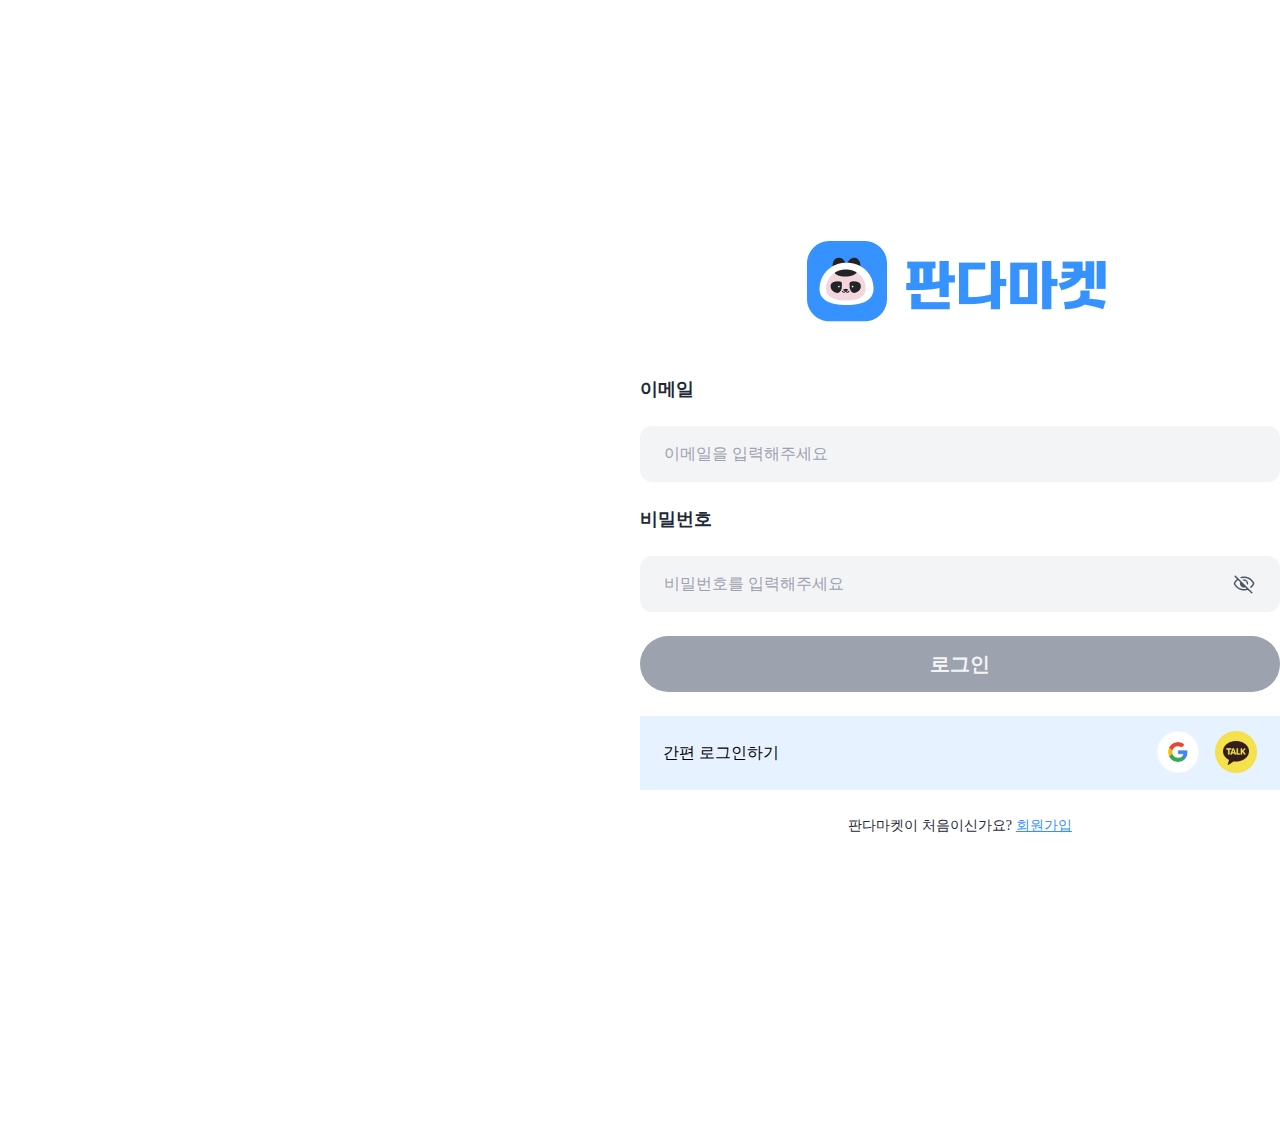
<file: login.html>
<!doctype html>
<html lang="en">
  <head>
    <meta charset="UTF-8" />
    <meta name="viewport" content="width=device-width, initial-scale=1.0" />
    <title>판다마켓 로그인페이지</title>
    <link rel="stylesheet" href="reset.css" />
    <link rel="stylesheet" href="style.css" />
  </head>
  <body>
    <!-- 로그인 페이지 -->
    <div class="login">
      <!-- 로고 이미지 -->
      <div class="login-img">
        <a href="/">
          <img src="./img/group 19@2x.png" alt="로고이미지" />
        </a>
      </div>
      <!-- ID/PW 로그인관련 -->
      <div class="login-idpw">
        <!-- ID -->
        <div class="login-idpw login-idpw-a">
          <p class="login-idpw-text">이메일</p>
          <input
            class="login-idpw-button login-input"
            type="text"
            placeholder="이메일을 입력해주세요"
          />
        </div>
        <!-- 비밀번호 -->
        <div class="login-idpw ogin-idpw-a">
          <p class="login-idpw-text">비밀번호</p>
          <input
            class="login-idpw-button login-input"
            type="text"
            placeholder="비밀번호를 입력해주세요"
          />
          <img class="btn_visibillty" src="./img/pwicon.png" alt="암호표시" />
        </div>
        <!-- 로그인 버튼 -->
        <a class="login-b" href="">
          <p class="login-b-text">로그인</p>
        </a>
        <!-- 간편 로그인 -->
        <div class="ez-login">
          <div>
            <p>간편 로그인하기</p>
          </div>
          <!-- 구글, 카카오 -->
          <div class="ez-link">
            <a href="https://google.com">
              <img
                class="ez-link-img"
                src="./img/google.png"
                alt="구글이미지"
              />
            </a>
            <a href="https://kakaocorp.com/page/">
              <img
                class="ez-link-img"
                src="./img/kakao.png"
                alt="카카오이미지"
              />
            </a>
          </div>
        </div>

        <!-- Footer -->
        <div class="login-footer">
          <p class="login-footer-text">판다마켓이 처음이신가요?</p>
          <a class="login-footer-a" href="/signup">회원가입</a>
        </div>
      </div>
    </div>
  </body>
</html>
</file>
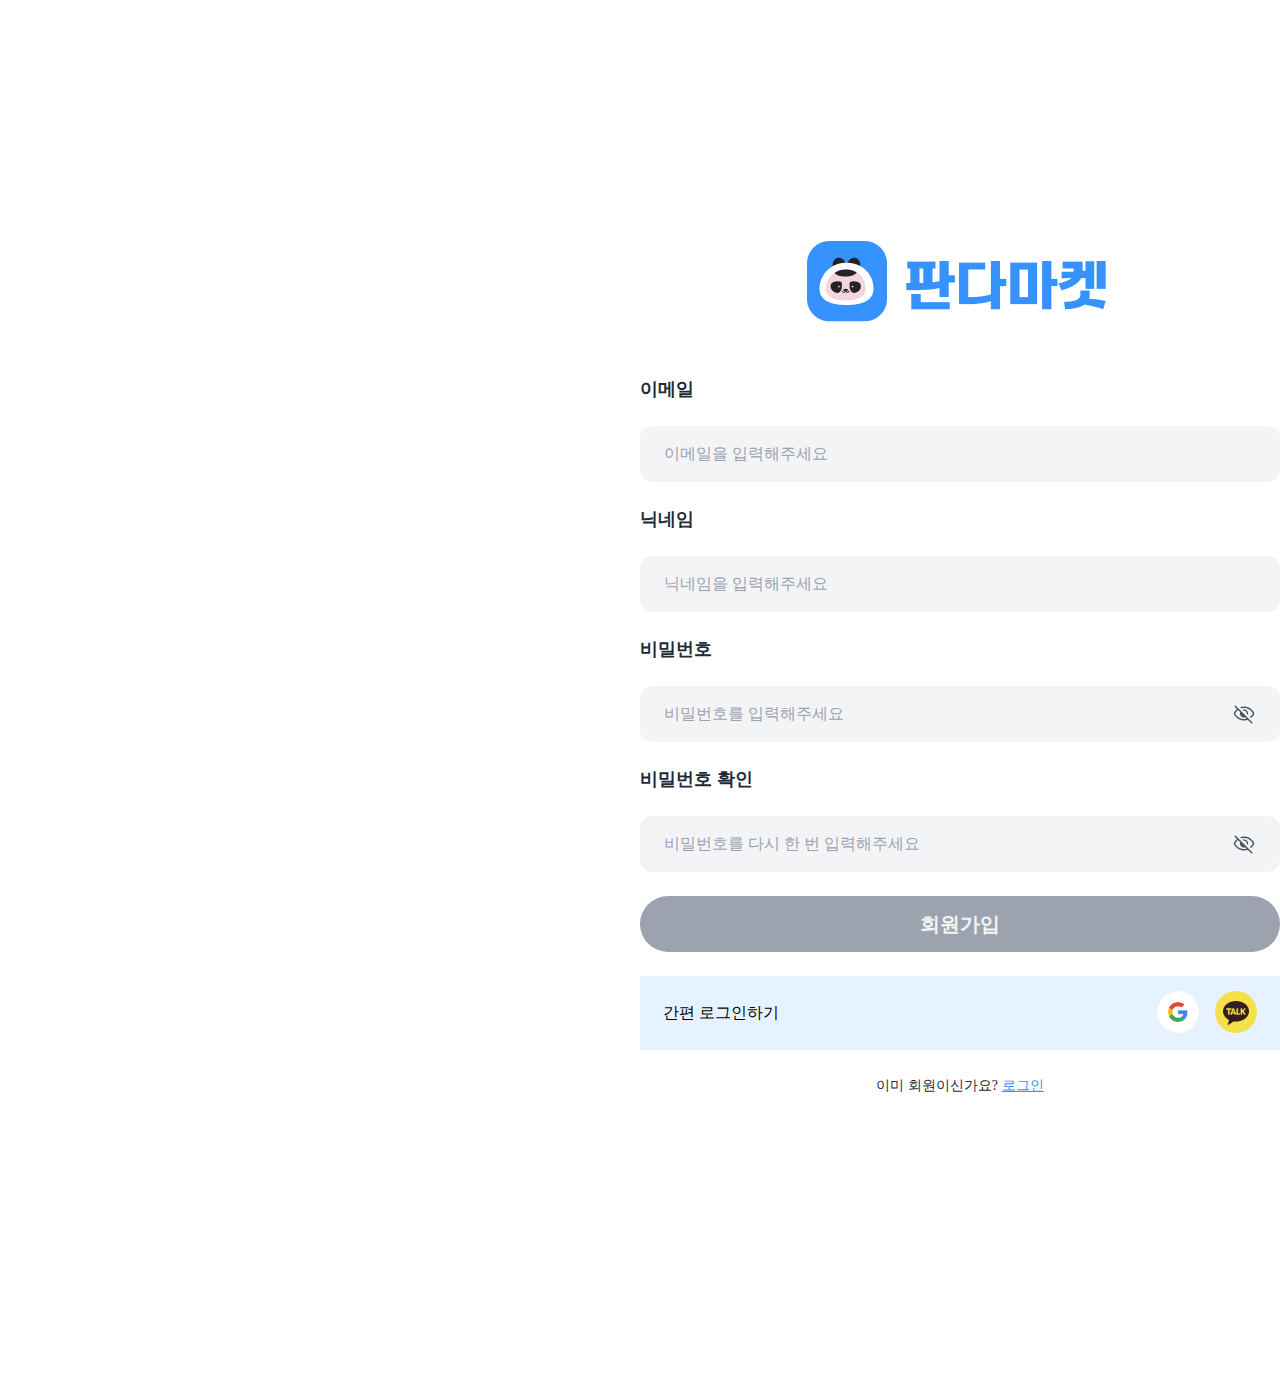
<file: signin.html>
<!doctype html>
<html lang="en">
  <head>
    <meta charset="UTF-8" />
    <meta name="viewport" content="width=device-width, initial-scale=1.0" />
    <title>판다마켓 로그인페이지</title>
    <link rel="stylesheet" href="reset.css" />
    <link rel="stylesheet" href="style.css" />
  </head>
  <body>
    <!-- 로그인 페이지 -->
    <div class="login">
      <!-- 로고 이미지 -->
      <div class="login-img">
        <a href="/">
          <img src="./img/group 19@2x.png" alt="로고이미지" />
        </a>
      </div>
      <!-- ID/PW 로그인관련 -->
      <div class="login-idpw">
        <!-- ID -->
        <div class="login-idpw login-idpw-a">
          <p class="login-idpw-text">이메일</p>
          <input
            class="login-idpw-button login-input"
            type="text"
            placeholder="이메일을 입력해주세요"
          />
        </div>

        <!-- 닉네임 -->
        <div class="login-idpw login-idpw-a">
          <p class="login-idpw-text">닉네임</p>
          <input
            class="login-idpw-button login-input"
            type="text"
            placeholder="닉네임을 입력해주세요"
          />
        </div>

        <!-- 비밀번호 -->
        <div class="login-idpw ogin-idpw-a">
          <p class="login-idpw-text">비밀번호</p>
          <input
            class="login-idpw-button login-input"
            type="text"
            placeholder="비밀번호를 입력해주세요"
          />

          <img class="btn_visibillty" src="./img/pwicon.png" alt="암호표시" />
        </div>

        <!-- 비밀번호 확인 -->
        <div class="login-idpw ogin-idpw-a">
          <p class="login-idpw-text">비밀번호 확인</p>
          <input
            class="login-idpw-button login-input"
            type="text"
            placeholder="비밀번호를 다시 한 번 입력해주세요"
          />
          <img class="btn_visibillty" src="./img/pwicon.png" alt="암호표시" />
        </div>

        <!-- 회원가입버튼 -->
        <a class="login-b" href="/login">
          <p class="login-b-text">회원가입</p>
        </a>

        <!-- 간편 로그인 -->
        <div class="ez-login">
          <div>
            <p>간편 로그인하기</p>
          </div>
          <!-- 구글, 카카오 -->
          <div class="ez-link">
            <a href="https://google.com">
              <img
                class="ez-link-img"
                src="./img/google.png"
                alt="구글이미지"
              />
            </a>
            <a href="https://kakaocorp.com/page/">
              <img
                class="ez-link-img"
                src="./img/kakao.png"
                alt="카카오이미지"
              />
            </a>
          </div>
        </div>

        <!-- Footer -->
        <div class="login-footer">
          <p class="login-footer-text">이미 회원이신가요?</p>
          <a class="login-footer-a" href="/login">로그인</a>
        </div>
      </div>
    </div>
  </body>
</html>
</file>
<file: style.css>
* {
  box-sizing: border-box;
  font-family: Pretendard;
  font-style: normal;
  margin: 0;
}
/* 메인페이지 화면조절 */
@media (min-width: 1920px) {
  .header-inner {
    width: 1920px;
    margin: 0 auto;
    padding: 9px 0;
  }
}
@media (min-width: 1920px) {
  .footer-inner {
    width: 1920px;
    margin: 0 auto;
    padding: 9px 0;
  }
}
.header {
  display: flex; /* outer flex 유지 */
  justify-content: center; /* 중앙 정렬 */
  width: 100%; /* 화면 전체 */
  background-color: #fff;
  position: sticky;
  top: 0;
  z-index: 999;
}

.header-inner {
  display: flex;
  justify-content: space-between;
  align-items: center;
  width: 100%;
  max-width: 1920px;
  padding: 9px 200px;
  margin: 0 auto;
  gap: 10px;
}

.header-main {
  height: 100%;
}

.header-main-img {
  height: 100%;
}

.header-main-login {
  display: flex;
  justify-content: center;
  align-items: center;
  width: 128px;
  height: 48px;
  background-color: #3692ff;
  border-radius: 8px;
}

.header-main-login-text {
  text-decoration: none;
  color: #f3f4f6;
}
.top {
  width: 100%;
  height: 540px;
  display: flex;
  justify-content: center;
  align-items: flex-end;
  gap: 7px;
  background-color: #cfe5ff;
}

.top-left {
  display: flex;
  flex-direction: column;
  justify-content: center;
  align-items: flex-start;
  gap: 32px;
  padding-bottom: 60px;
  margin-bottom: 40px;
}

.top-left-text {
  font-size: 40px;
  font-weight: 700;
  line-height: 140%;
}

.top-left-go {
  display: flex;
  height: 56px;
  padding: 16px 124px;
  justify-content: center;
  align-items: center;
  gap: 10px;
  font-size: 20px;
  font-weight: 600;
  line-height: 32px; /* 160% */
  text-decoration: none;
  color: #f9fafb;
  background-color: #3692ff;
  border-radius: 40px;
}

.top-right {
  width: 746px;
  height: 340px;
  display: flex;
  justify-content: center;
  align-items: flex-end;
}

.top-right-img {
  display: block;
  max-height: 100%;
}
.main {
  display: flex;
  width: 100%;
  padding: 138px 344px;
  flex-direction: column;
  justify-content: center;
  align-items: center;
  gap: 10px;
}
.main-main {
  display: flex;
  width: 988px;
  height: 444px;
  justify-content: center;
  align-items: center;
  gap: 64px;
}
.main1-left {
  width: 588px;
  height: 444px;
}

.main-right {
  display: flex;
  flex-direction: column;
  align-items: flex-start;
  gap: 12px;
}
.main-right-reverse {
  display: flex; /* 이미 flex라면 유지 */
  flex-direction: column; /* 세로 정렬 */
  align-items: flex-end;
  text-align: right;
}
.main-right-text1 {
  color: #3692ff;
  font-size: 18px;
  font-weight: 700;
  line-height: 26px;
}
.main-right-group {
  display: flex;
  flex-direction: column;
  gap: 24px;
}
.main-right-text2 {
  color: #374151;
  font-size: 40px;
  font-weight: 700;
  line-height: 140%; /* 56px */
  letter-spacing: 0.8px;
}
.main-right-text3 {
  color: #374151;
  font-size: 24px;
  font-weight: 500;
  line-height: 32px; /* 133.333% */
}

.bottom {
  width: 100%;
  height: 540px;
  display: flex;
  justify-content: center;
  align-items: flex-end;
  gap: 69px;
  background-color: #cfe5ff;
}

.bottom-left {
  display: flex;
  flex-direction: column;
  justify-content: center;
  align-items: flex-start;

  padding-bottom: 60px;
  margin-bottom: 112.5px;
}

.bottom-left-text {
  font-size: 40px;
  font-weight: 700;
  line-height: 140%;
}

.bottom-right {
  width: 746px;
  height: 397px;
  display: flex;
  justify-content: center;
  align-items: flex-end;
}

.bottom-right-img {
  display: block;
  max-height: 100%;
}

.footer {
  background-color: #111827;
  width: 100%;
}

.footer-inner {
  background-color: #111827;
  display: flex;
  justify-content: space-between;
  align-items: flex-start;
  width: 100%;
  max-width: 1920px;
  height: 160px;
  padding: 32px 200px;
}

.footer-left {
  text-align: center;
  font-family: Pretendard;
  font-size: 16px;
  font-weight: 400;
  line-height: normal;
  color: #9ca3af;
}

.footer-center {
  margin: 0 auto;
  text-align: center;
  font-family: Pretendard;
  font-size: 16px;
  font-weight: 400;
  line-height: normal;
  display: flex;
  flex-direction: row;
  gap: 30px;
}

.footer-center-text {
  text-decoration: none;
  color: #e5e7eb;
}

.footer-right {
  display: flex;
  align-items: flex-start;
  gap: 12px;
}

/* 로그인 페이지 */
.login {
  display: flex;
  width: 1920px;
  padding: 231px 640px 284px 640px;
  justify-content: center;
  align-items: center;
  flex-direction: column;
}

.login-img {
  display: flex;
  width: 640px;
  flex-direction: column;
  align-items: center;
  margin-bottom: 40px;
  flex-shrink: 0;
}

.login-idpw {
  display: flex;
  flex-direction: column;
  gap: 24px;
  position: relative;
}
/* 암호보기표시 */
.btn_visibillty {
  position: absolute;
  width: 24px;
  height: 24px;
  right: 24px;
  bottom: 16px;
  cursor: pointer;
}
.login-idpw-email {
  display: flex;
  flex-direction: column;
  align-items: flex-start;
  gap: 16px;
}
.login-idpw-text {
  color: var(--Secondary-800, #1f2937);

  font-family: Pretendard;
  font-size: 18px;
  font-style: normal;
  font-weight: 700;
  line-height: 26px;
}
.login-idpw-button {
  display: flex;
  width: 640px;
  height: 56px;
  padding: 16px 24px;
  align-items: center;
  gap: 10px;
  border-radius: 12px;
  border: none;
  background: var(--Cool-Gray-100, #f3f4f6);
  color: var(--Secondary-400, #1f2937);

  font-family: Pretendard;
  font-size: 16px;
  font-style: normal;
  font-weight: 400;
  line-height: 26px;
}
.login-idpw-button::placeholder {
  color: #9ca3af; /* 안내문 회색 */
  font-size: 16px;
}
.login-b {
  display: flex;
  width: 640px;
  height: 56px;
  padding: 16px 124px;
  justify-content: center;
  align-items: center;
  gap: 10px;
  border-radius: 40px;
  background: var(--Secondary-400, #9ca3af);
  text-decoration: none;
}
.login-b:hover {
  background-color: #3692ff;
}
.login-b-text {
  color: var(--Cool-Gray-100, #f3f4f6);
  text-align: center;
  /* pretendard/xl-20px-semibold */
  font-family: Pretendard;
  font-size: 20px;
  font-style: normal;
  font-weight: 600;
  line-height: 32px; /* 160% */
}

.ez-login {
  display: flex;
  width: 640px;
  height: 74px;
  padding: 16px 23px;
  justify-content: space-between;
  align-items: center;
  gap: 10px;
  background-color: #e6f2ff;
}

.ez-link {
  display: flex;
  align-items: flex-start;
  gap: 16px;
}

.ez-link-img {
  width: 42px;
  height: 42px;
}

.login-footer {
  display: flex;
  justify-content: center;
  align-items: center;
  gap: 4px;
}

.login-footer-text {
  color: var(--Secondary-800, #1f2937);
  /* pretendard/md-14px-medium */
  font-family: Pretendard;
  font-size: 14px;
  font-style: normal;
  font-weight: 500;
  line-height: 24px; /* 171.429% */
}

.login-footer-a {
  color: var(--Primary-100, #3692ff);
  font-family: Pretendard;
  font-size: 14px;
  font-weight: 500;
}

/* input 포커스 테두리 */
.login-input:hover {
  border: 1px solid #3692ff;
}
1
</file>
